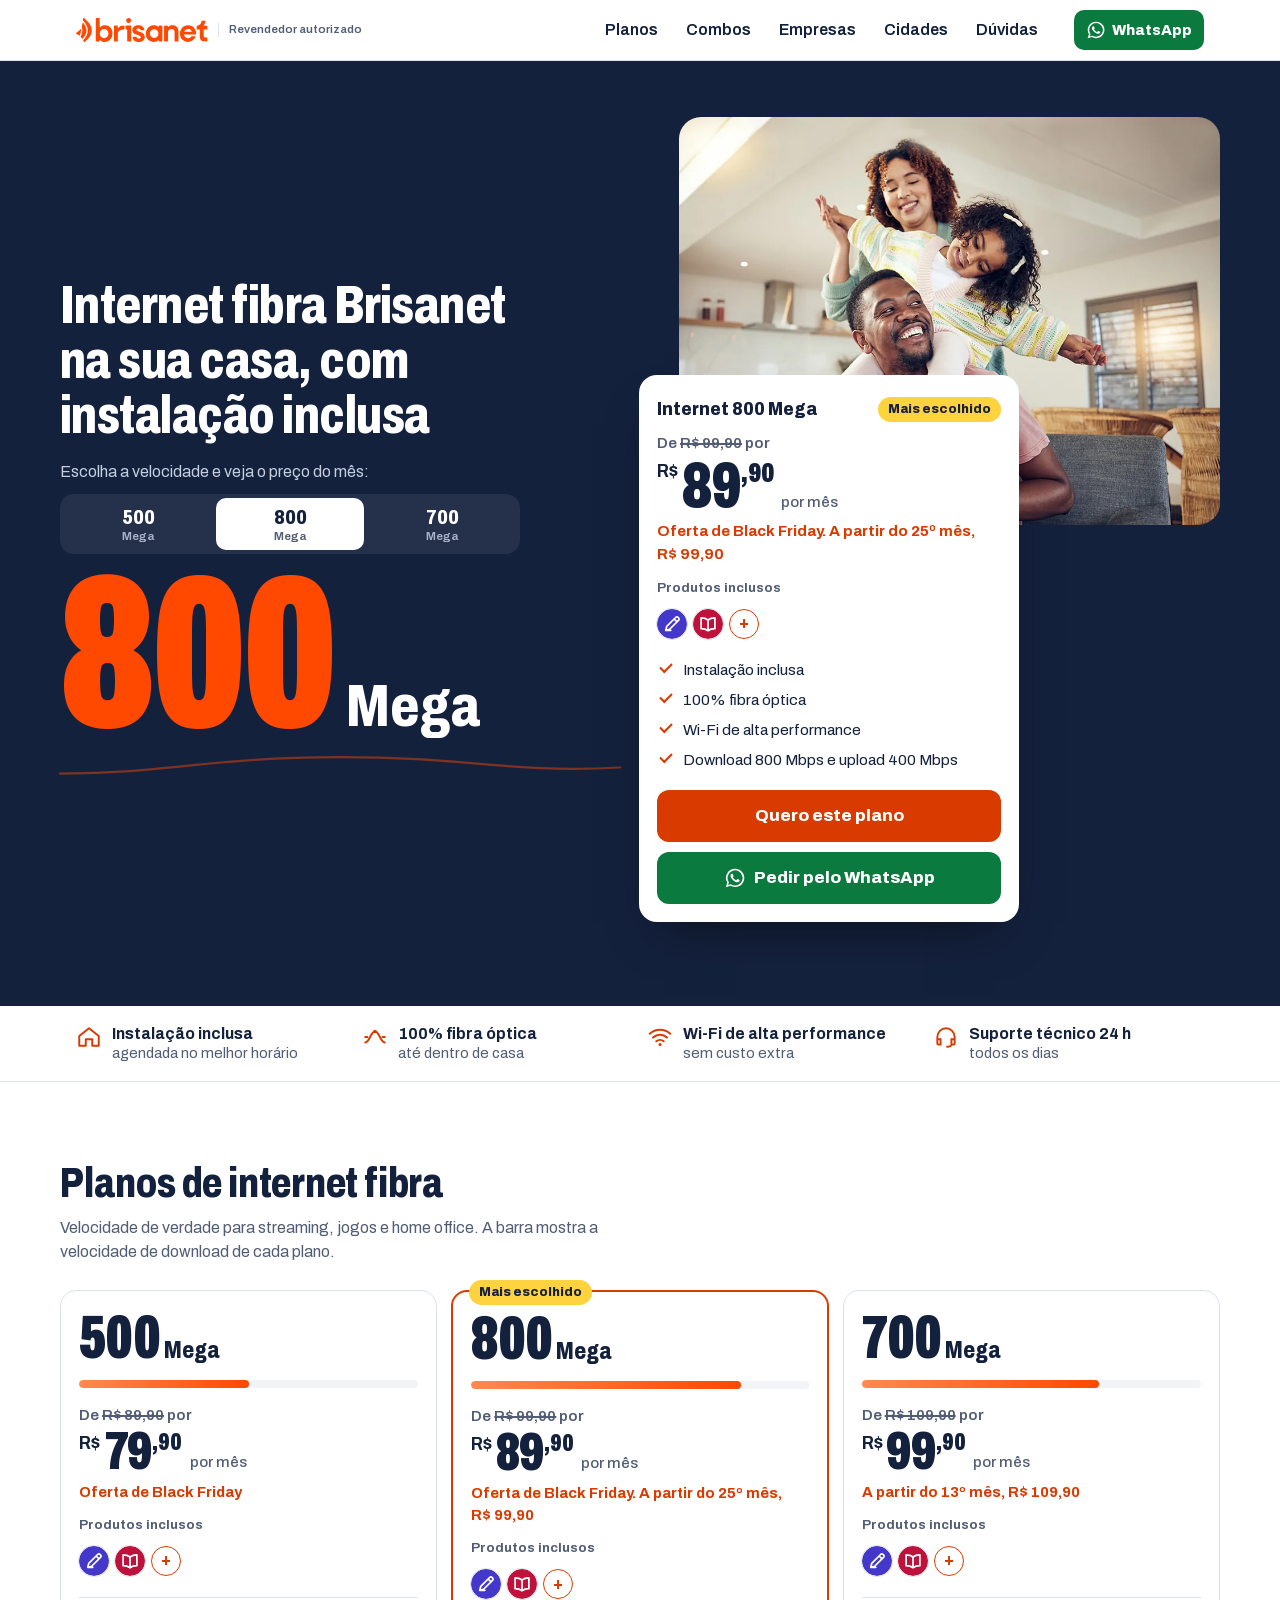
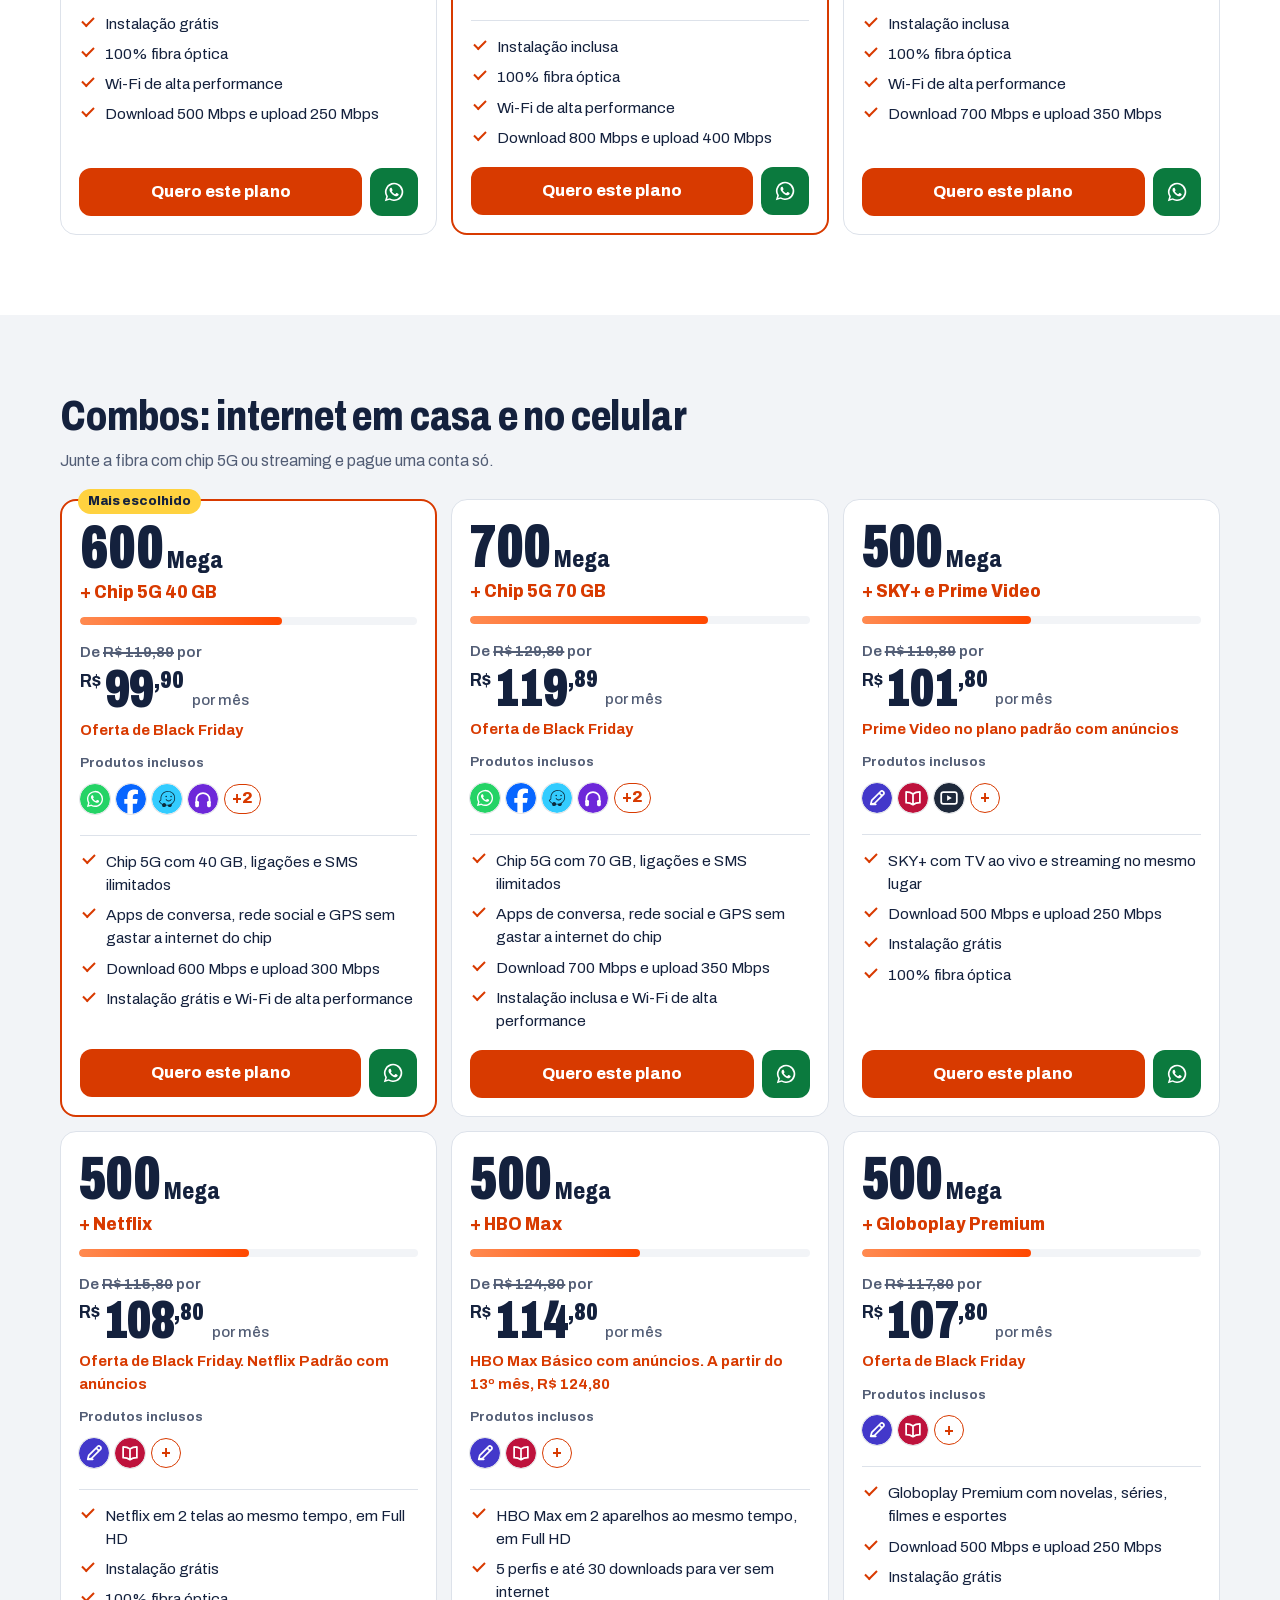
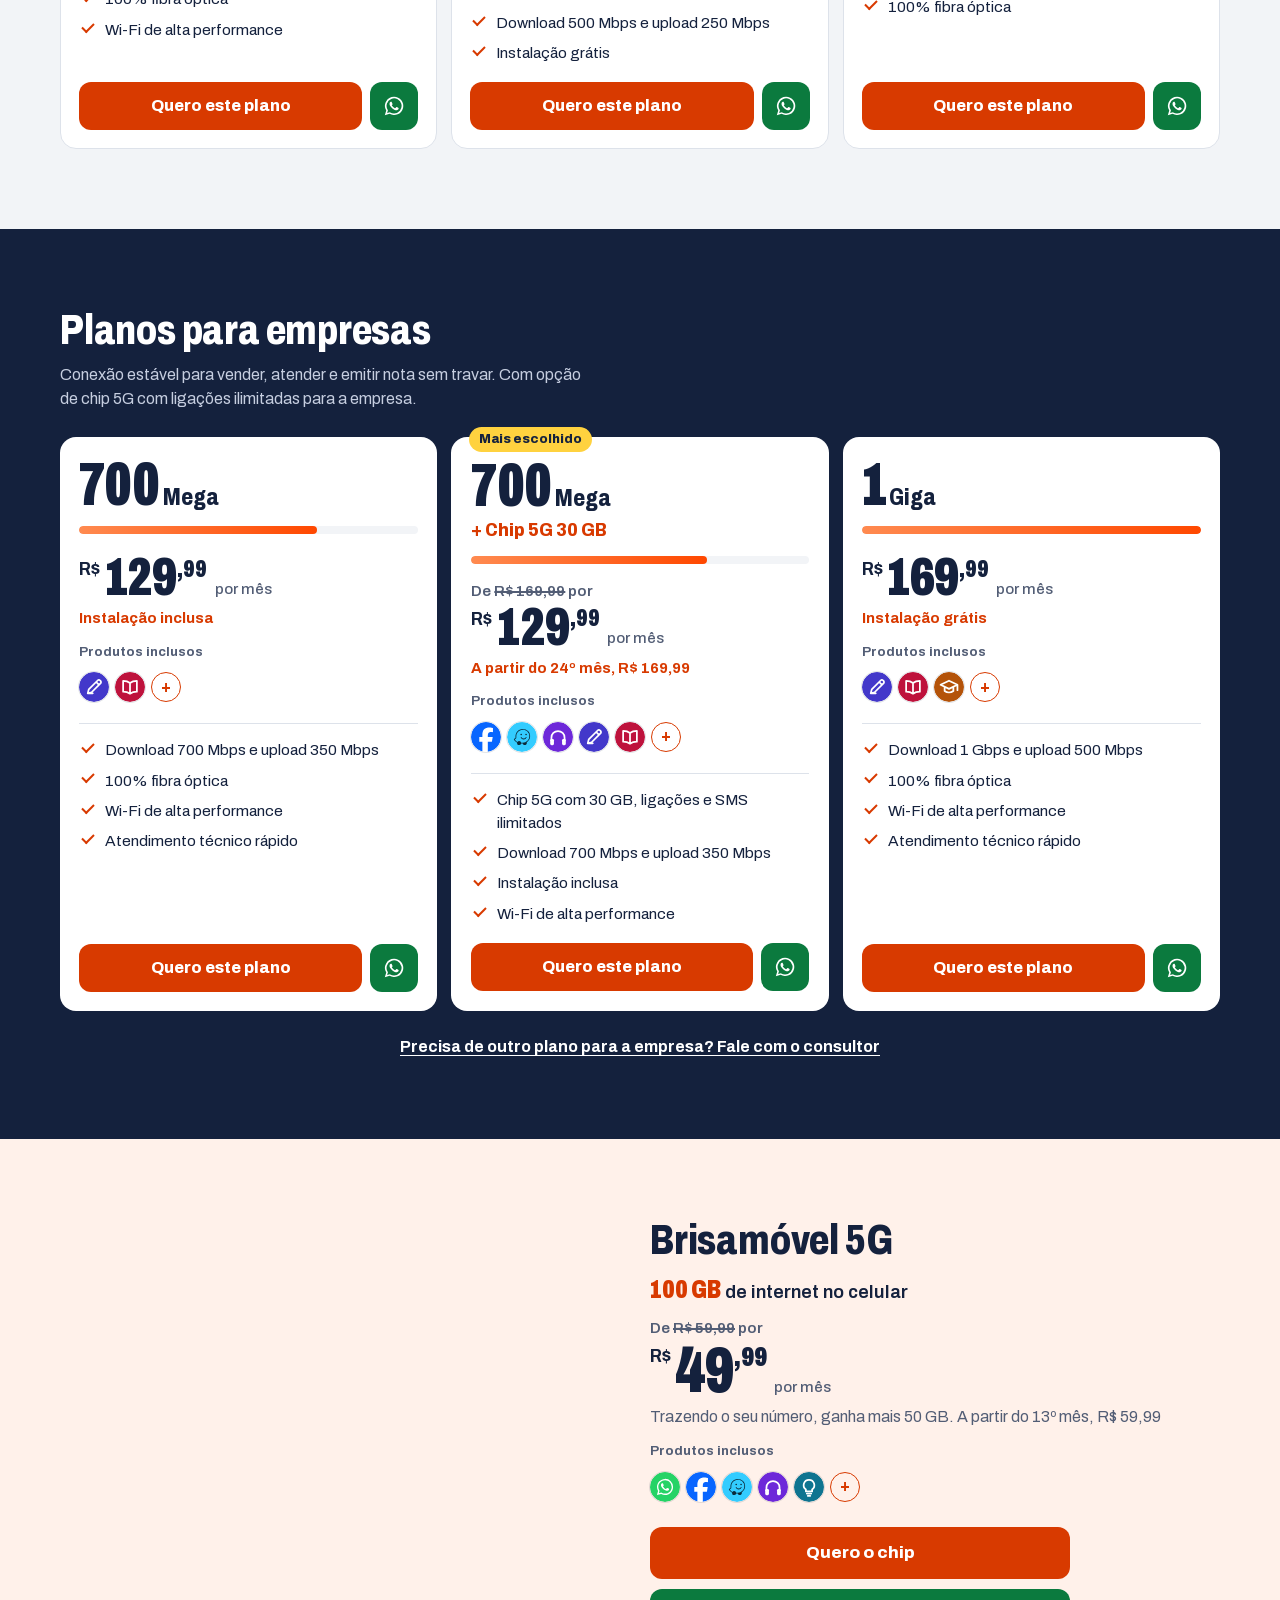
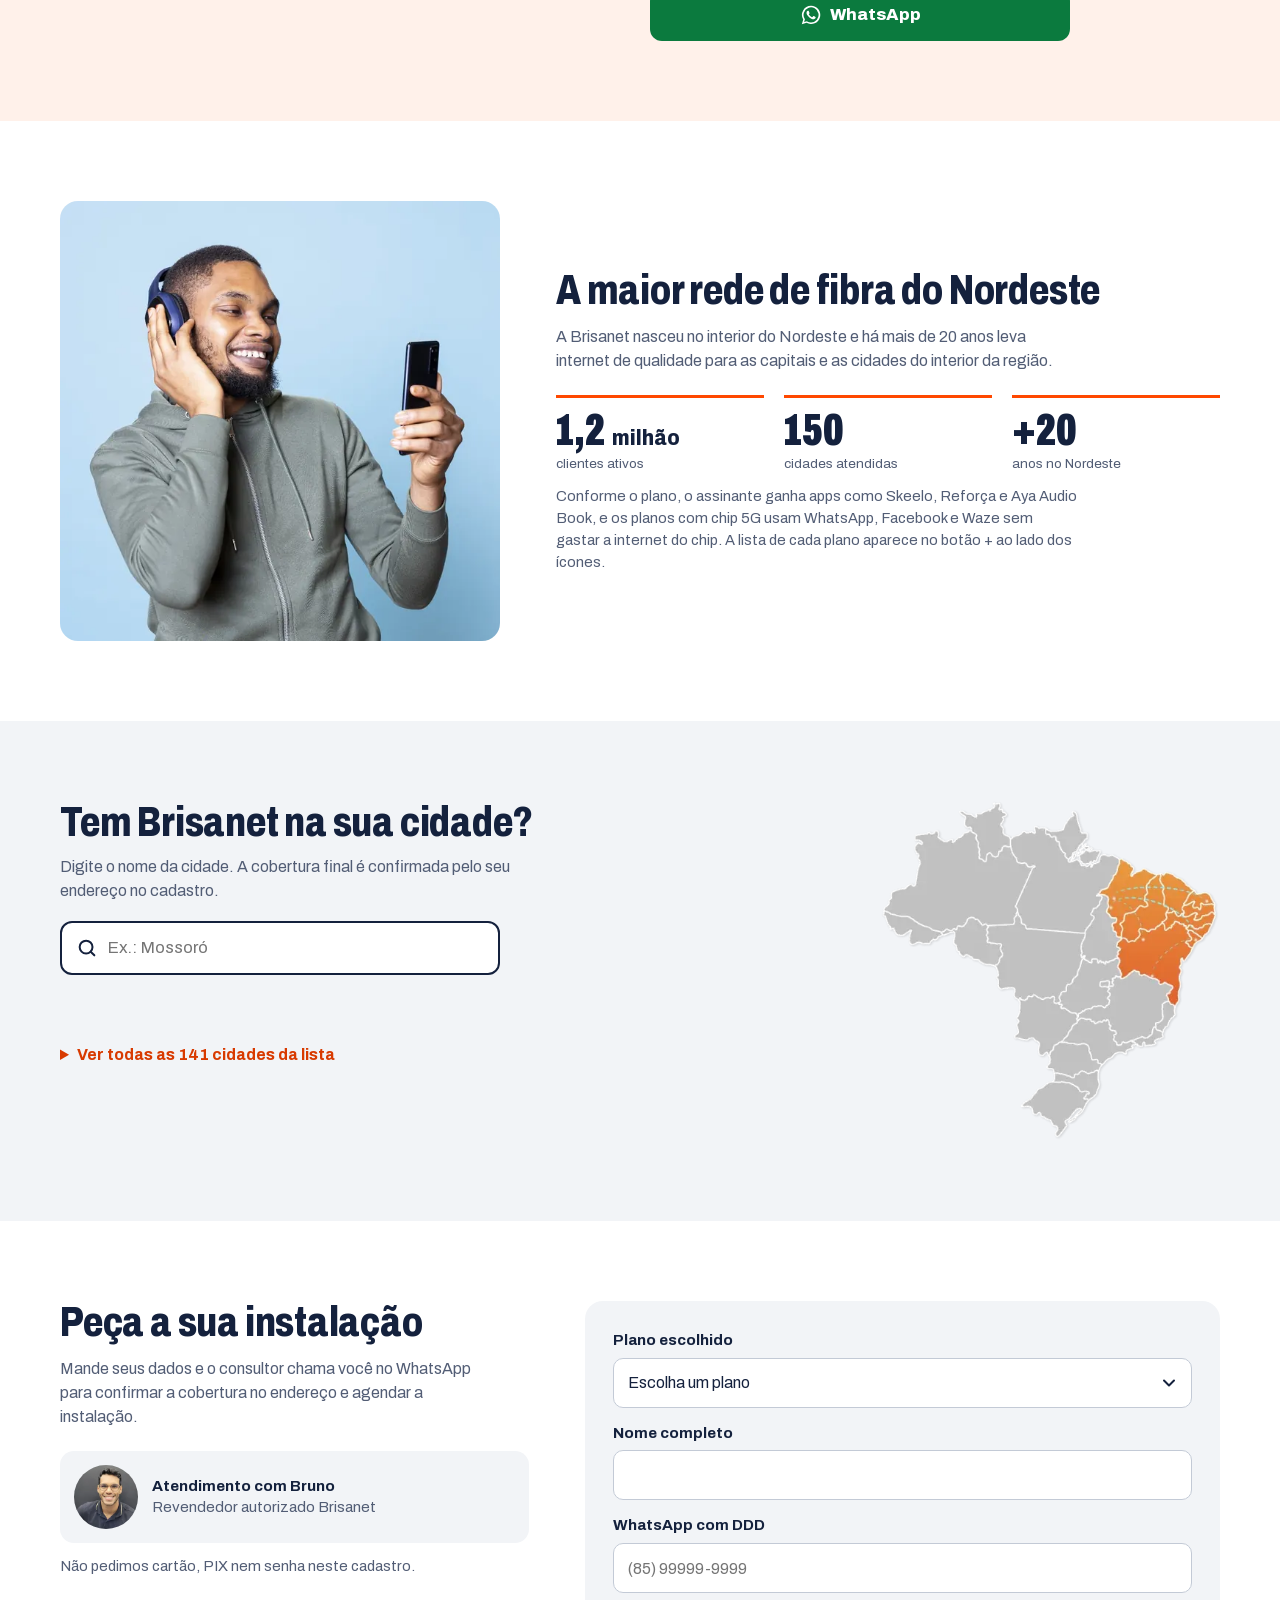
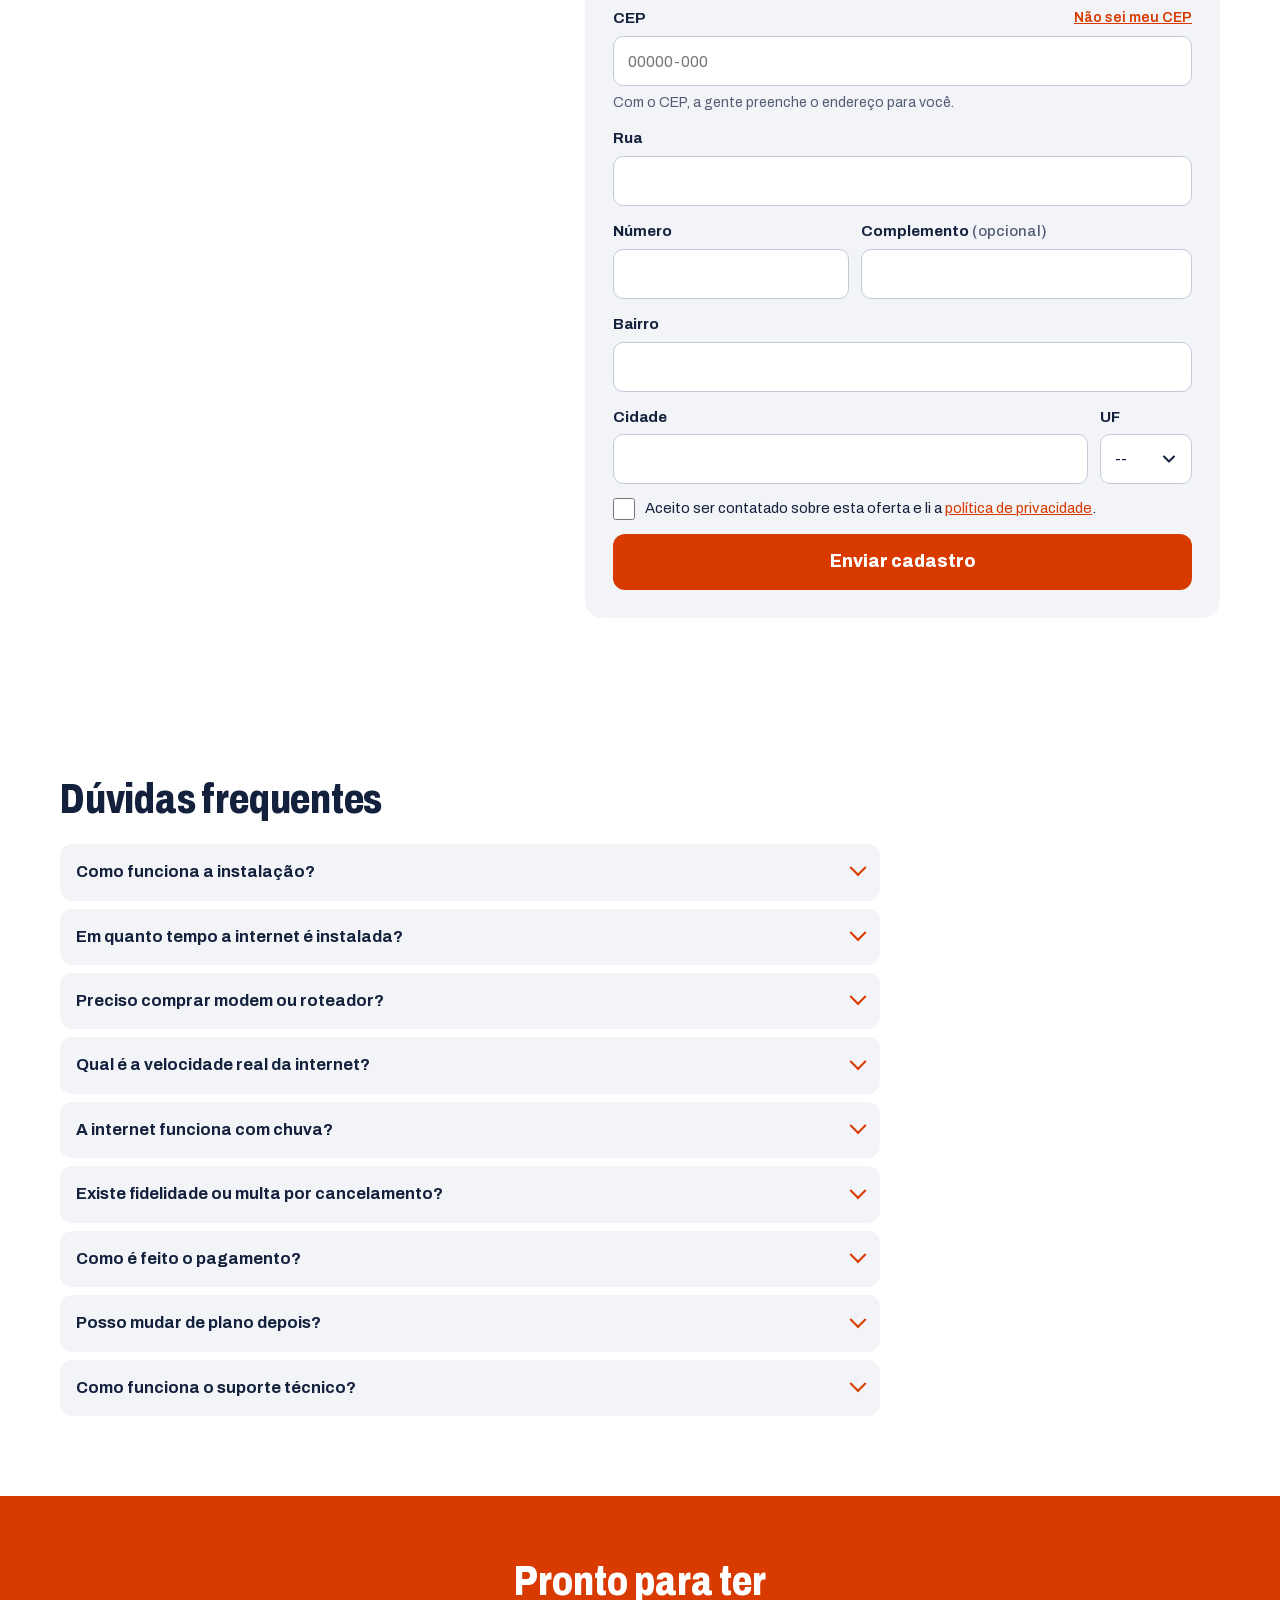
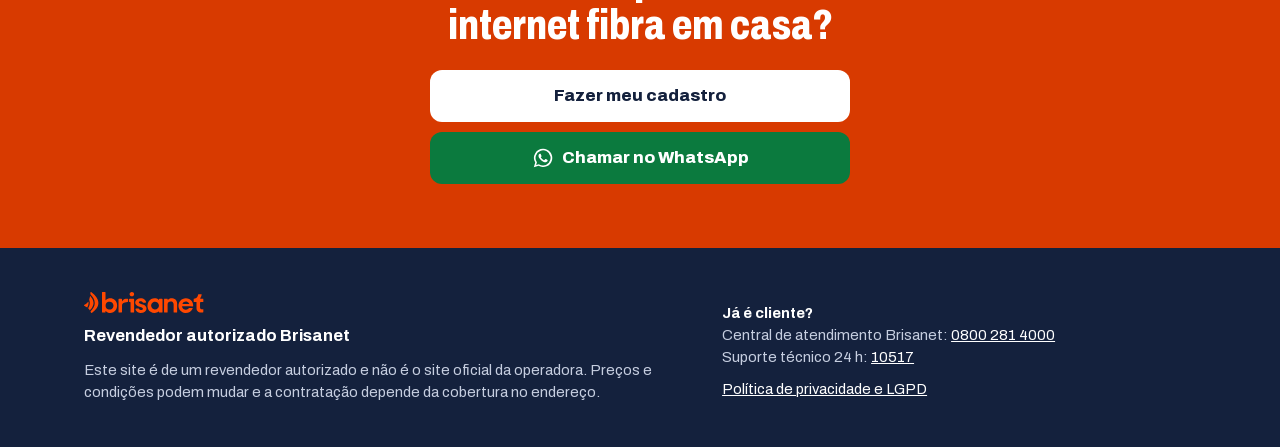
<file: index.html>
<!doctype html>
<html lang="pt-BR" data-ads="AW-11127318292" data-ads-conversao="AW-11127318292/Clj4CPLHtpAbENqet6BB">
<head>
<meta charset="utf-8">
<meta name="viewport" content="width=device-width, initial-scale=1">
<meta name="robots" content="noindex, nofollow">
<title>Ofertas Brisanet | Internet fibra, combos e planos para empresas</title>
<meta name="description" content="Internet 100% fibra óptica da Brisanet com instalação inclusa. Veja os planos residenciais, combos com chip 5G e planos para empresas, e contrate com um revendedor autorizado pelo WhatsApp.">
<link rel="canonical" href="https://www.brisanetoferta.com.br/">
<meta name="theme-color" content="#d83a00">
<meta property="og:type" content="website">
<meta property="og:title" content="Ofertas Brisanet | Internet fibra com instalação inclusa">
<meta property="og:description" content="Planos de internet fibra, combos e planos para empresas. Contrate com um revendedor autorizado.">
<meta property="og:url" content="https://www.brisanetoferta.com.br/">
<meta property="og:image" content="https://www.brisanetoferta.com.br/assets/img/og.jpg">
<meta name="twitter:card" content="summary_large_image">
<link rel="icon" href="favicon.ico">
<link rel="preload" href="assets/fontes/archivo.woff2" as="font" type="font/woff2" crossorigin>
<link rel="preload" href="planos.json" as="fetch" crossorigin>
<link rel="stylesheet" href="assets/estilo.css?v=2">
</head>
<body>
<a class="pular" href="#planos">Pular para os planos</a>
<div class="aviso-previa" id="aviso-precos" hidden><p id="aviso-precos-txt"></p></div>

<header class="topo">
  <div class="topo-in">
    <a class="marca" href="#inicio" aria-label="Ofertas Brisanet, início">
      <img src="assets/img/brisanet.svg" alt="Brisanet" width="132" height="24">
      <span class="selo-revenda">Revendedor autorizado</span>
    </a>
    <nav class="menu" aria-label="Seções">
      <a href="#planos">Planos</a>
      <a href="#combos">Combos</a>
      <a href="#empresas">Empresas</a>
      <a href="#cidades">Cidades</a>
      <a href="#duvidas">Dúvidas</a>
    </nav>
    <a class="topo-wa js-wa" data-msg="Olá! Vim pelo site de ofertas e quero saber dos planos de internet." href="#cadastro">
      <svg aria-hidden="true" viewBox="0 0 24 24"><use href="#i-wa"/></svg><span>WhatsApp</span>
    </a>
  </div>
</header>

<main id="inicio">
  <section class="hero" aria-labelledby="hero-titulo">
    <div class="hero-in">
      <div class="hero-texto">
        <h1 id="hero-titulo">Internet fibra Brisanet na sua casa, com instalação inclusa</h1>
        <p class="hero-sub">Escolha a velocidade e veja o preço do mês:</p>
        <div class="seletor" role="radiogroup" aria-label="Velocidade do plano" id="seletor"></div>
        <div class="velocimetro" aria-live="polite">
          <p class="numero"><span id="hero-num">800</span><span class="unidade" id="hero-uni">Mega</span></p>
          <svg class="fibra" viewBox="0 0 600 40" preserveAspectRatio="none" aria-hidden="true">
            <path class="base" pathLength="100" d="M0 30 C 120 30, 160 8, 300 8 S 480 30, 600 22"/>
            <path class="pulso" pathLength="100" d="M0 30 C 120 30, 160 8, 300 8 S 480 30, 600 22"/>
          </svg>
        </div>
      </div>
      <div class="hero-lado">
        <picture class="hero-foto">
          <source media="(min-width: 960px)" srcset="assets/img/familia-950.webp">
          <img src="[data-uri]" alt="Família brincando na sala de casa" width="950" height="717" fetchpriority="high">
        </picture>
        <div class="oferta" id="oferta">
          <div class="oferta-topo"><p class="oferta-nome" id="oferta-nome">Internet 800 Mega</p><span class="selo" id="oferta-selo" hidden>Mais escolhido</span></div>
          <p class="preco-de" id="oferta-de" hidden></p>
          <p class="preco"><span class="rs">R$</span><span class="int" id="oferta-int">89</span><span class="cent" id="oferta-cent">,90</span><span class="mes">por mês</span></p>
          <p class="oferta-obs" id="oferta-obs"></p>
          <div id="oferta-apps"></div>
          <ul class="oferta-itens" id="oferta-itens"></ul>
          <div class="oferta-acoes">
            <a class="btn btn-principal js-quero" id="oferta-quero" href="#cadastro">Quero este plano</a>
            <a class="btn btn-wa js-wa" id="oferta-wa" href="#cadastro"><svg aria-hidden="true" viewBox="0 0 24 24"><use href="#i-wa"/></svg>Pedir pelo WhatsApp</a>
          </div>
        </div>
      </div>
    </div>
  </section>

  <section class="vantagens" aria-label="O que todo plano tem">
    <ul>
      <li><svg aria-hidden="true" viewBox="0 0 24 24"><use href="#i-casa"/></svg><span><b>Instalação inclusa</b> agendada no melhor horário</span></li>
      <li><svg aria-hidden="true" viewBox="0 0 24 24"><use href="#i-fibra"/></svg><span><b>100% fibra óptica</b> até dentro de casa</span></li>
      <li><svg aria-hidden="true" viewBox="0 0 24 24"><use href="#i-wifi"/></svg><span><b>Wi-Fi de alta performance</b> sem custo extra</span></li>
      <li><svg aria-hidden="true" viewBox="0 0 24 24"><use href="#i-suporte"/></svg><span><b>Suporte técnico 24 h</b> todos os dias</span></li>
    </ul>
  </section>

  <section class="secao" id="planos" aria-labelledby="planos-titulo">
    <div class="cabeca">
      <h2 id="planos-titulo">Planos de internet fibra</h2>
      <p>Velocidade de verdade para streaming, jogos e home office. A barra mostra a velocidade de download de cada plano.</p>
    </div>
    <div class="grade-planos" data-categoria="residencial"></div>
  </section>

  <section class="secao secao-nevoa" id="combos" aria-labelledby="combos-titulo">
    <div class="cabeca">
      <h2 id="combos-titulo">Combos: internet em casa e no celular</h2>
      <p>Junte a fibra com chip 5G ou streaming e pague uma conta só.</p>
    </div>
    <div class="grade-planos" data-categoria="combos"></div>
  </section>

  <section class="secao secao-tinta" id="empresas" aria-labelledby="empresas-titulo">
    <div class="cabeca">
      <h2 id="empresas-titulo">Planos para empresas</h2>
      <p>Conexão estável para vender, atender e emitir nota sem travar. Com opção de chip 5G com ligações ilimitadas para a empresa.</p>
    </div>
    <div class="grade-planos" data-categoria="empresarial"></div>
    <p class="nota-centro"><a class="link-claro js-wa" data-msg="Olá! Tenho uma empresa e quero falar sobre outro plano empresarial." href="#cadastro">Precisa de outro plano para a empresa? Fale com o consultor</a></p>
  </section>

  <section class="secao chip" id="chip" aria-labelledby="chip-titulo" hidden>
    <div class="chip-in">
      <picture>
        <source media="(min-width: 720px)" srcset="assets/img/chip-640.webp">
        <img src="assets/img/chip-420.webp" alt="Mulher sorrindo com o celular na mão" width="640" height="607" loading="lazy" decoding="async">
      </picture>
      <div class="chip-texto">
        <h2 id="chip-titulo">Brisamóvel 5G</h2>
        <p class="chip-gb"><span id="chip-gb">100 GB</span> de internet no celular</p>
        <p class="preco-de" id="chip-de" hidden></p>
        <p class="preco preco-escuro"><span class="rs">R$</span><span class="int" id="chip-int">49</span><span class="cent" id="chip-cent">,99</span><span class="mes">por mês</span></p>
        <p id="chip-obs" class="chip-obs"></p>
        <div id="chip-apps"></div>
        <div class="oferta-acoes">
          <a class="btn btn-principal js-quero" id="chip-quero" href="#cadastro">Quero o chip</a>
          <a class="btn btn-wa js-wa" id="chip-wa" href="#cadastro"><svg aria-hidden="true" viewBox="0 0 24 24"><use href="#i-wa"/></svg>WhatsApp</a>
        </div>
      </div>
    </div>
  </section>

  <section class="secao porque" aria-labelledby="porque-titulo">
    <div class="porque-in">
      <img class="porque-foto" src="assets/img/homem-600.webp" srcset="assets/img/homem-600.webp 600w, assets/img/homem-900.webp 900w" sizes="(min-width: 960px) 440px, 100vw" alt="Rapaz de fone de ouvido sorrindo para o celular" width="900" height="900" loading="lazy" decoding="async">
      <div>
        <h2 id="porque-titulo">A maior rede de fibra do Nordeste</h2>
        <p>A Brisanet nasceu no interior do Nordeste e há mais de 20 anos leva internet de qualidade para as capitais e as cidades do interior da região.</p>
        <dl class="numeros">
          <div><dt>clientes ativos</dt><dd>1,2 <span class="u">milhão</span></dd></div>
          <div><dt>cidades atendidas</dt><dd>150</dd></div>
          <div><dt>anos no Nordeste</dt><dd>+20</dd></div>
        </dl>
        <p class="nota">Conforme o plano, o assinante ganha apps como Skeelo, Reforça e Aya Audio Book, e os planos com chip 5G usam WhatsApp, Facebook e Waze sem gastar a internet do chip. A lista de cada plano aparece no botão + ao lado dos ícones.</p>
      </div>
    </div>
  </section>

  <section class="secao secao-nevoa" id="cidades" aria-labelledby="cidades-titulo">
    <div class="cidades-in">
      <div>
        <h2 id="cidades-titulo">Tem Brisanet na sua cidade?</h2>
        <p>Digite o nome da cidade. A cobertura final é confirmada pelo seu endereço no cadastro.</p>
        <label class="vh" for="busca-cidade">Nome da cidade</label>
        <input id="busca-cidade" class="campo-busca" type="search" placeholder="Ex.: Mossoró" autocomplete="address-level2">
        <p class="resultado-cidade" id="resultado-cidade" aria-live="polite"></p>
        <ul class="lista-cidades" id="lista-cidades"></ul>
        <details class="todas-cidades"><summary>Ver todas as cidades da lista</summary><div id="todas-cidades"></div></details>
      </div>
      <img class="mapa" src="assets/img/nordeste-460.webp" alt="Mapa do Brasil com a região Nordeste destacada em laranja" width="460" height="460" loading="lazy" decoding="async">
    </div>
  </section>

  <section class="secao cadastro" id="cadastro" aria-labelledby="cadastro-titulo">
    <div class="cadastro-in">
      <div class="cadastro-intro">
        <h2 id="cadastro-titulo">Peça a sua instalação</h2>
        <p>Mande seus dados e o consultor chama você no WhatsApp para confirmar a cobertura no endereço e agendar a instalação.</p>
        <div class="consultor">
          <img src="assets/img/consultor-200.webp" srcset="assets/img/consultor-200.webp 1x, assets/img/consultor-400.webp 2x" alt="" width="72" height="72" loading="lazy" decoding="async">
          <p><b>Atendimento com <span class="js-consultor">o consultor</span></b><br>Revendedor autorizado <span class="js-operadora">Brisanet</span></p>
        </div>
        <p class="aviso-seguro">Não pedimos cartão, PIX nem senha neste cadastro.</p>
      </div>

      <form class="form" id="form-cadastro" novalidate>
        <div class="campo">
          <label for="f-plano">Plano escolhido</label>
          <select id="f-plano" name="plano" required></select>
        </div>
        <div class="campo">
          <label for="f-nome">Nome completo</label>
          <input id="f-nome" name="nome" autocomplete="name" required maxlength="100">
        </div>
        <div class="campo">
          <label for="f-tel">WhatsApp com DDD</label>
          <input id="f-tel" name="telefone" type="tel" inputmode="tel" autocomplete="tel-national" placeholder="(85) 99999-9999" required maxlength="16">
        </div>
        <div class="campo campo-cep">
          <label for="f-cep">CEP</label>
          <input id="f-cep" name="cep" inputmode="numeric" autocomplete="postal-code" placeholder="00000-000" maxlength="9">
          <a class="nao-sei" href="https://buscacepinter.correios.com.br/app/localidade_logradouro/index.php" target="_blank" rel="noopener">Não sei meu CEP</a>
          <p class="dica" id="cep-dica" aria-live="polite">Com o CEP, a gente preenche o endereço para você.</p>
        </div>
        <div class="campo">
          <label for="f-rua">Rua</label>
          <input id="f-rua" name="rua" autocomplete="address-line1" required maxlength="120">
        </div>
        <div class="linha-2">
          <div class="campo">
            <label for="f-num">Número</label>
            <input id="f-num" name="numero" inputmode="numeric" required maxlength="20">
          </div>
          <div class="campo">
            <label for="f-comp">Complemento <span class="opc">(opcional)</span></label>
            <input id="f-comp" name="complemento" autocomplete="address-line2" maxlength="80">
          </div>
        </div>
        <div class="campo">
          <label for="f-bairro">Bairro</label>
          <input id="f-bairro" name="bairro" autocomplete="address-level3" maxlength="80">
        </div>
        <div class="linha-2 linha-cidade">
          <div class="campo">
            <label for="f-cidade">Cidade</label>
            <input id="f-cidade" name="cidade" autocomplete="address-level2" required maxlength="80">
          </div>
          <div class="campo">
            <label for="f-uf">UF</label>
            <select id="f-uf" name="uf" autocomplete="address-level1">
              <option value="">--</option><option>AL</option><option>BA</option><option>CE</option><option>MA</option><option>PB</option><option>PE</option><option>PI</option><option>RN</option><option>SE</option><option>Outro</option>
            </select>
          </div>
        </div>
        <div class="isca" aria-hidden="true">
          <label for="f-site">Deixe este campo vazio</label>
          <input id="f-site" name="site_empresa" tabindex="-1" autocomplete="off">
        </div>
        <label class="aceite"><input type="checkbox" name="aceite" value="1" required> <span>Aceito ser contatado sobre esta oferta e li a <a href="privacidade.html">política de privacidade</a>.</span></label>
        <p class="erro-form" id="erro-form" role="alert"></p>
        <button class="btn btn-principal btn-enviar" type="submit">Enviar cadastro</button>
      </form>

      <div class="sucesso" id="sucesso" hidden tabindex="-1">
        <svg aria-hidden="true" viewBox="0 0 24 24"><use href="#i-ok"/></svg>
        <h3>Cadastro recebido</h3>
        <p id="sucesso-texto">O consultor vai chamar você no WhatsApp para confirmar a cobertura e agendar a instalação.</p>
        <p class="demo" id="sucesso-demo" hidden>Prévia de demonstração: nesta versão de teste o cadastro não é gravado.</p>
        <a class="btn btn-wa js-wa" id="sucesso-wa" href="#cadastro"><svg aria-hidden="true" viewBox="0 0 24 24"><use href="#i-wa"/></svg>Adiantar pelo WhatsApp</a>
      </div>
    </div>
  </section>

  <section class="secao duvidas" id="duvidas" aria-labelledby="duvidas-titulo">
    <h2 id="duvidas-titulo">Dúvidas frequentes</h2>
    <div class="lista-duvidas">
      <details><summary>Como funciona a instalação?</summary><p>A instalação é inclusa e feita por técnicos especializados. O horário é agendado com você, e a equipe deixa tudo funcionando, incluindo o Wi-Fi.</p></details>
      <details><summary>Em quanto tempo a internet é instalada?</summary><p>Depois da contratação, a instalação costuma ser agendada em até 48 horas. O serviço em si leva de 1 a 4 horas, conforme o local.</p></details>
      <details><summary>Preciso comprar modem ou roteador?</summary><p>Não. O equipamento necessário é fornecido, incluindo o modem com Wi-Fi.</p></details>
      <details><summary>Qual é a velocidade real da internet?</summary><p>Como em qualquer rede, podem acontecer pequenas oscilações, mas a fibra é estável no dia a dia. Se houver instabilidade, a equipe técnica resolve com agilidade.</p></details>
      <details><summary>A internet funciona com chuva?</summary><p>Sim. A fibra óptica não é afetada por chuva, diferente de outras tecnologias.</p></details>
      <details><summary>Existe fidelidade ou multa por cancelamento?</summary><p>Sim, os planos têm fidelidade contratual. Se cancelar antes do prazo, é cobrada a multa prevista em contrato. O consultor explica as condições do seu plano antes de fechar.</p></details>
      <details><summary>Como é feito o pagamento?</summary><p>Cartão de crédito, débito automático, boleto ou PIX, direto com a operadora. O vencimento é escolhido na contratação.</p></details>
      <details><summary>Posso mudar de plano depois?</summary><p>Pode. Dá para aumentar ou diminuir a velocidade quando quiser, falando com o atendimento.</p></details>
      <details><summary>Como funciona o suporte técnico?</summary><p>O suporte da Brisanet funciona 24 horas, 7 dias por semana, pelo telefone 10517, pelo WhatsApp ou pelo chat.</p></details>
    </div>
  </section>

  <section class="final" aria-labelledby="final-titulo">
    <h2 id="final-titulo">Pronto para ter internet fibra em casa?</h2>
    <div class="oferta-acoes">
      <a class="btn btn-claro" href="#cadastro">Fazer meu cadastro</a>
      <a class="btn btn-wa js-wa" data-msg="Olá! Vim pelo site de ofertas e quero contratar internet fibra." href="#cadastro"><svg aria-hidden="true" viewBox="0 0 24 24"><use href="#i-wa"/></svg>Chamar no WhatsApp</a>
    </div>
  </section>
</main>

<footer class="rodape">
  <div class="rodape-in">
    <div>
      <img src="assets/img/brisanet.svg" alt="Brisanet" width="132" height="24" class="rodape-logo">
      <p class="revenda"><b>Revendedor autorizado <span class="js-operadora">Brisanet</span></b></p>
      <p>Este site é de um revendedor autorizado e não é o site oficial da operadora. Preços e condições podem mudar e a contratação depende da cobertura no endereço.</p>
    </div>
    <div>
      <p><b>Já é cliente?</b><br>Central de atendimento Brisanet: <a href="tel:08002814000">0800 281 4000</a><br>Suporte técnico 24 h: <a href="tel:10517">10517</a></p>
      <p><a href="privacidade.html">Política de privacidade e LGPD</a></p>
    </div>
  </div>
</footer>

<div class="barra-fixa" id="barra-fixa" aria-hidden="true">
  <a class="btn btn-principal" href="#cadastro" tabindex="-1">Quero contratar</a>
  <a class="btn btn-wa js-wa" data-msg="Olá! Vim pelo site de ofertas e quero contratar internet fibra." href="#cadastro" tabindex="-1" aria-label="WhatsApp"><svg aria-hidden="true" viewBox="0 0 24 24"><use href="#i-wa"/></svg>WhatsApp</a>
</div>

<dialog class="modal" id="modal-apps" aria-labelledby="modal-apps-tit">
  <div class="modal-caixa">
    <div class="modal-topo">
      <div>
        <h2 id="modal-apps-tit">Produtos inclusos</h2>
        <p class="modal-plano" id="modal-apps-plano"></p>
      </div>
      <button type="button" class="modal-fechar" aria-label="Fechar"><svg aria-hidden="true" viewBox="0 0 24 24"><path fill="none" stroke="currentColor" stroke-width="2.4" stroke-linecap="round" d="M6 6l12 12M18 6 6 18"/></svg></button>
    </div>
    <div class="modal-corpo"><ul class="modal-lista" id="modal-apps-lista"></ul></div>
  </div>
</dialog>

<svg width="0" height="0" style="position:absolute" aria-hidden="true">
  <symbol id="i-wa" viewBox="0 0 24 24"><path fill="currentColor" d="M12.04 2a9.9 9.9 0 0 0-8.5 14.98L2 22l5.16-1.5A9.93 9.93 0 1 0 12.04 2Zm0 18.1a8.17 8.17 0 0 1-4.17-1.14l-.3-.18-3.06.89.9-2.98-.2-.31a8.2 8.2 0 1 1 6.83 3.72Zm4.5-6.13c-.25-.12-1.46-.72-1.68-.8-.23-.08-.39-.12-.55.12-.17.25-.64.8-.78.97-.15.16-.29.18-.54.06a6.7 6.7 0 0 1-3.32-2.9c-.25-.43.25-.4.72-1.33.08-.17.04-.31-.02-.43-.06-.12-.55-1.33-.76-1.82-.2-.48-.4-.41-.55-.42h-.47a.9.9 0 0 0-.65.3 2.74 2.74 0 0 0-.85 2.03 4.76 4.76 0 0 0 1 2.53 10.9 10.9 0 0 0 4.17 3.68c1.55.67 2.16.73 2.94.61.47-.07 1.46-.6 1.66-1.17.2-.58.2-1.07.15-1.17-.06-.1-.22-.17-.47-.29Z"/></symbol>
  <symbol id="i-casa" viewBox="0 0 24 24"><path fill="none" stroke="currentColor" stroke-width="1.8" stroke-linejoin="round" d="M3 11 12 4l9 7v9h-6v-6H9v6H3z"/></symbol>
  <symbol id="i-fibra" viewBox="0 0 24 24"><path fill="none" stroke="currentColor" stroke-width="1.8" stroke-linecap="round" d="M3 17c4 0 5-10 9-10s5 10 9 10M3 12h2m14 0h2"/><circle cx="12" cy="7" r="1.6" fill="currentColor"/></symbol>
  <symbol id="i-wifi" viewBox="0 0 24 24"><path fill="none" stroke="currentColor" stroke-width="1.8" stroke-linecap="round" d="M2.5 9a14 14 0 0 1 19 0M5.5 12.5a9.5 9.5 0 0 1 13 0M8.6 16a5 5 0 0 1 6.8 0"/><circle cx="12" cy="19" r="1.4" fill="currentColor"/></symbol>
  <symbol id="i-suporte" viewBox="0 0 24 24"><path fill="none" stroke="currentColor" stroke-width="1.8" stroke-linecap="round" d="M4 14v-2a8 8 0 0 1 16 0v2M4 14h3v5H5a1 1 0 0 1-1-1zm16 0h-3v5h2a1 1 0 0 0 1-1zM17 19c0 1.5-2 2-4 2"/></symbol>
  <symbol id="i-ok" viewBox="0 0 24 24"><circle cx="12" cy="12" r="10" fill="currentColor"/><path fill="none" stroke="#fff" stroke-width="2.2" stroke-linecap="round" stroke-linejoin="round" d="m7.5 12.5 3 3 6-6.5"/></symbol>
</svg>
<noscript><p class="sem-js">Ative o JavaScript para ver os preços, ou chame no WhatsApp pelo número do anúncio.</p></noscript>
<script src="assets/app.js?v=2" defer></script>
</body>
</html>
</file>
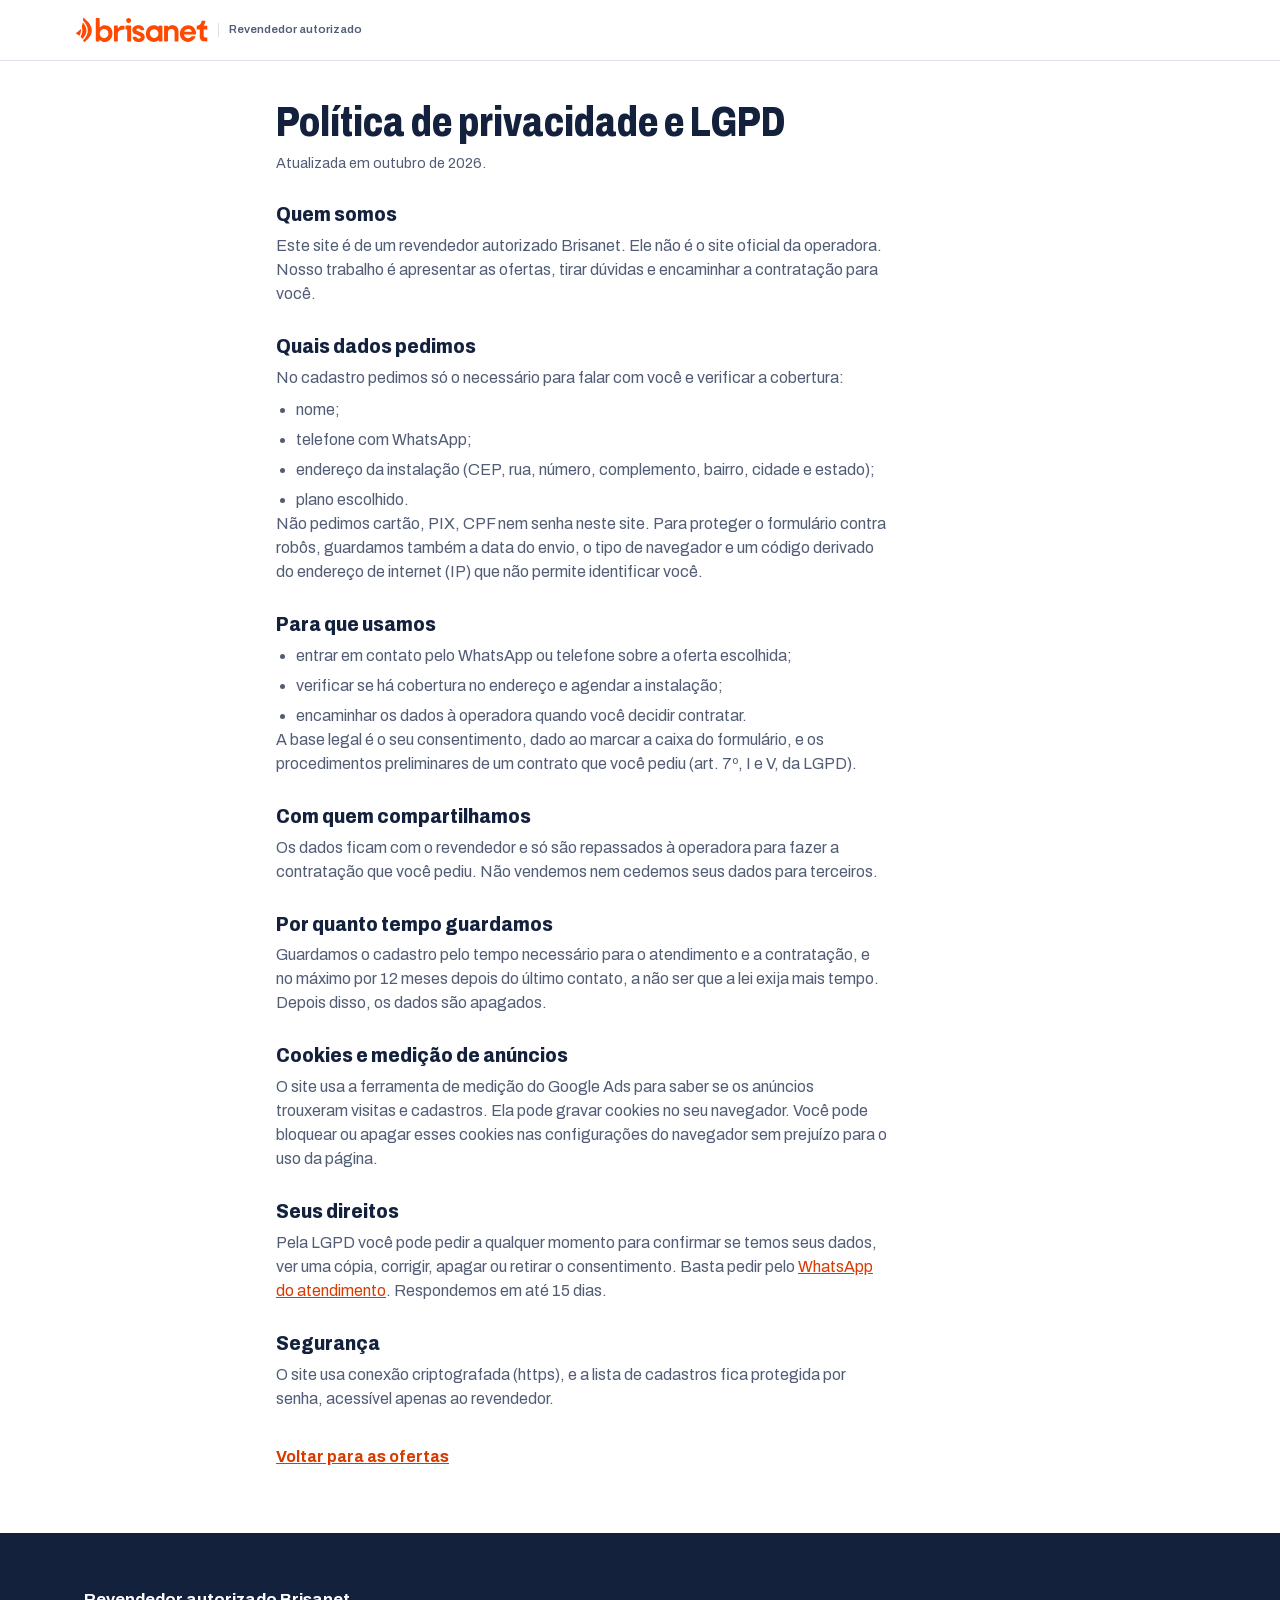
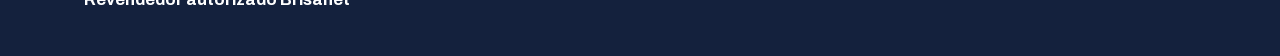
<file: privacidade.html>
<!doctype html>
<html lang="pt-BR">
<head>
<meta charset="utf-8">
<meta name="viewport" content="width=device-width, initial-scale=1">
<title>Política de privacidade e LGPD | Ofertas Brisanet</title>
<meta name="description" content="Como os dados do cadastro do site de ofertas Brisanet são usados e protegidos, conforme a LGPD.">
<meta name="robots" content="noindex, follow">
<link rel="icon" href="favicon.ico">
<link rel="stylesheet" href="assets/estilo.css?v=1">
<style>
  body{padding-bottom:0}
  .texto{max-width:760px;margin:0 auto;padding:40px 16px 64px}
  .texto h1{font-size:clamp(1.9rem,1.4rem + 2vw,2.6rem);font-weight:800;font-stretch:78%;margin-bottom:8px}
  .texto h2{font-size:1.3rem;font-weight:800;font-stretch:85%;margin:30px 0 8px}
  .texto p,.texto li{color:var(--suave);max-width:68ch}
  .texto p+p{margin-top:10px}
  .texto ul{padding-left:20px;margin:8px 0 0}
  .texto li+li{margin-top:6px}
  .data{font-size:.9rem}
  .voltar{display:inline-block;margin-top:34px;font-weight:700}
</style>
</head>
<body>
<header class="topo">
  <div class="topo-in">
    <a class="marca" href="./" aria-label="Voltar para as ofertas">
      <img src="assets/img/brisanet.svg" alt="Brisanet" width="132" height="24">
      <span class="selo-revenda">Revendedor autorizado</span>
    </a>
  </div>
</header>
<main class="texto">
  <h1>Política de privacidade e LGPD</h1>
  <p class="data">Atualizada em outubro de 2026.</p>

  <h2>Quem somos</h2>
  <p>Este site é de um revendedor autorizado <span class="js-operadora">Brisanet</span>. Ele não é o site oficial da operadora. Nosso trabalho é apresentar as ofertas, tirar dúvidas e encaminhar a contratação para você.</p>

  <h2>Quais dados pedimos</h2>
  <p>No cadastro pedimos só o necessário para falar com você e verificar a cobertura:</p>
  <ul>
    <li>nome;</li>
    <li>telefone com WhatsApp;</li>
    <li>endereço da instalação (CEP, rua, número, complemento, bairro, cidade e estado);</li>
    <li>plano escolhido.</li>
  </ul>
  <p>Não pedimos cartão, PIX, CPF nem senha neste site. Para proteger o formulário contra robôs, guardamos também a data do envio, o tipo de navegador e um código derivado do endereço de internet (IP) que não permite identificar você.</p>

  <h2>Para que usamos</h2>
  <ul>
    <li>entrar em contato pelo WhatsApp ou telefone sobre a oferta escolhida;</li>
    <li>verificar se há cobertura no endereço e agendar a instalação;</li>
    <li>encaminhar os dados à operadora quando você decidir contratar.</li>
  </ul>
  <p>A base legal é o seu consentimento, dado ao marcar a caixa do formulário, e os procedimentos preliminares de um contrato que você pediu (art. 7º, I e V, da LGPD).</p>

  <h2>Com quem compartilhamos</h2>
  <p>Os dados ficam com o revendedor e só são repassados à operadora para fazer a contratação que você pediu. Não vendemos nem cedemos seus dados para terceiros.</p>

  <h2>Por quanto tempo guardamos</h2>
  <p>Guardamos o cadastro pelo tempo necessário para o atendimento e a contratação, e no máximo por 12 meses depois do último contato, a não ser que a lei exija mais tempo. Depois disso, os dados são apagados.</p>

  <h2>Cookies e medição de anúncios</h2>
  <p>O site usa a ferramenta de medição do Google Ads para saber se os anúncios trouxeram visitas e cadastros. Ela pode gravar cookies no seu navegador. Você pode bloquear ou apagar esses cookies nas configurações do navegador sem prejuízo para o uso da página.</p>

  <h2>Seus direitos</h2>
  <p>Pela LGPD você pode pedir a qualquer momento para confirmar se temos seus dados, ver uma cópia, corrigir, apagar ou retirar o consentimento. Basta pedir pelo <a class="js-wa" data-msg="Olá! Quero fazer um pedido sobre os meus dados (LGPD)." href="./#cadastro">WhatsApp do atendimento</a>. Respondemos em até 15 dias.</p>

  <h2>Segurança</h2>
  <p>O site usa conexão criptografada (https), e a lista de cadastros fica protegida por senha, acessível apenas ao revendedor.</p>

  <a class="voltar" href="./">Voltar para as ofertas</a>
</main>
<footer class="rodape">
  <div class="rodape-in">
    <p class="revenda"><b>Revendedor autorizado <span class="js-operadora">Brisanet</span></b></p>
  </div>
</footer>
<script>
(() => {
  const DEMO = /\.github\.io$/.test(location.hostname) || location.protocol === 'file:';
  fetch('planos.json', { cache: 'no-cache' }).then((r) => r.json()).then((d) => {
    const s = d.site || {};
    if (s.operadora) document.querySelectorAll('.js-operadora').forEach((el) => { el.textContent = s.operadora; });
    const n = DEMO ? '' : String(s.whatsapp || '').replace(/\D/g, '');
    document.querySelectorAll('.js-wa').forEach((a) => {
      const t = encodeURIComponent(a.dataset.msg || '');
      a.href = n ? `https://wa.me/${n}?text=${t}` : `https://wa.me/?text=${t}`;
      a.target = '_blank'; a.rel = 'noopener';
    });
  }).catch(() => {});
})();
</script>
</body>
</html>
</file>
<file: assets/estilo.css>
@font-face{font-family:Archivo;font-style:normal;font-weight:100 900;font-stretch:62% 125%;font-display:swap;src:url(fontes/archivo.woff2) format("woff2")}

:root{
  --laranja:#ff4800;          /* cor da marca: numerais grandes e linha de fibra */
  --laranja-botao:#d83a00;    /* botões com texto branco (contraste AA) */
  --laranja-escuro:#b02f00;
  --laranja-claro:#fff1ea;
  --tinta:#14213d;
  --tinta-2:#1f2f55;
  --suave:#525d75;
  --linha:#dde2ea;
  --nevoa:#f2f4f7;
  --amarelo:#ffd23f;
  --verde:#0b7a3e;
  --verde-escuro:#08602f;
  --erro:#b42318;
  --largura:1160px;
}

*,*::before,*::after{box-sizing:border-box}
html{scroll-behavior:smooth;scroll-padding-top:72px;-webkit-text-size-adjust:100%}
@media (prefers-reduced-motion:reduce){html{scroll-behavior:auto}}
body{margin:0;background:#fff;color:var(--tinta);font-family:Archivo,system-ui,-apple-system,"Segoe UI",sans-serif;font-size:1rem;line-height:1.5;padding-bottom:76px}
img{max-width:100%;height:auto;display:block}
a{color:var(--laranja-botao)}
h1,h2,h3{margin:0;line-height:1.05;text-wrap:balance}
p{margin:0}
button,input,select{font:inherit;color:inherit}
:focus-visible{outline:3px solid var(--amarelo);outline-offset:2px}
.vh{position:absolute;width:1px;height:1px;overflow:hidden;clip:rect(0 0 0 0);white-space:nowrap}
[hidden]{display:none!important}
.pular{position:absolute;left:12px;top:-60px;z-index:60;background:var(--tinta);color:#fff;padding:10px 14px;border-radius:8px;font-weight:700}
.pular:focus{top:10px}

/* ---------- botões ---------- */
.btn{display:inline-flex;align-items:center;justify-content:center;gap:8px;min-height:52px;padding:12px 20px;border:0;border-radius:12px;font-weight:800;font-size:1.05rem;line-height:1.15;text-align:center;text-decoration:none;cursor:pointer;transition:background-color .15s}
.btn svg{width:22px;height:22px;flex:none}
.btn-principal{background:var(--laranja-botao);color:#fff}
.btn-principal:hover{background:var(--laranja-escuro)}
.btn-wa{background:var(--verde);color:#fff}
.btn-wa:hover{background:var(--verde-escuro)}
.btn-claro{background:#fff;color:var(--tinta)}
.btn-claro:hover{background:var(--nevoa)}

/* ---------- topo ---------- */
.topo{position:sticky;top:0;z-index:40;background:#fff;border-bottom:1px solid var(--linha)}
.topo-in{max-width:var(--largura);margin:0 auto;padding:10px 16px;display:flex;align-items:center;gap:12px;min-height:60px}
.marca{display:flex;align-items:center;gap:10px;text-decoration:none;margin-right:auto;min-width:0}
.marca img{width:112px;height:auto}
.selo-revenda{font-size:.72rem;line-height:1.15;font-weight:600;color:var(--suave);border-left:1px solid var(--linha);padding-left:10px;max-width:9ch}
.menu{display:none}
.topo-wa{display:inline-flex;align-items:center;gap:6px;background:var(--verde);color:#fff;text-decoration:none;font-weight:800;font-size:.92rem;padding:9px 12px;border-radius:10px;white-space:nowrap}
.topo-wa svg{width:20px;height:20px}

/* ---------- hero ---------- */
.hero{background:var(--tinta);color:#fff;padding:28px 16px 40px;overflow:hidden}
.hero-in{max-width:var(--largura);margin:0 auto;display:grid;gap:22px}
.hero h1{font-size:clamp(1.9rem,1.2rem + 3.2vw,3.3rem);font-weight:800;font-stretch:76%;letter-spacing:-.01em;max-width:17ch}
.hero-sub{color:#c6cee0;margin:16px 0 10px;font-size:1rem}
.seletor{display:grid;grid-template-columns:repeat(var(--n,4),1fr);gap:4px;background:rgba(255,255,255,.07);padding:4px;border-radius:14px;max-width:460px}
.seletor button{background:transparent;color:#fff;border:0;border-radius:10px;padding:9px 2px 8px;cursor:pointer;font-weight:800;font-stretch:80%;font-size:1.3rem;line-height:1}
.seletor button small{display:block;font-size:.74rem;font-weight:600;font-stretch:100%;color:#a9b3ca;margin-top:3px}
.seletor button[aria-checked="true"]{background:#fff;color:var(--tinta)}
.seletor button[aria-checked="true"] small{color:var(--suave)}
.seletor button:not([aria-checked="true"]):hover{background:rgba(255,255,255,.1)}
.velocimetro{margin-top:14px;max-width:560px}
.numero{display:flex;align-items:baseline;gap:.06em;margin:0;color:var(--laranja);font-weight:900;font-stretch:62%;font-size:clamp(7.2rem,2.6rem + 21vw,13.5rem);line-height:.8;letter-spacing:-.015em;font-variant-numeric:tabular-nums}
.numero .unidade{color:#fff;font-size:.27em;font-weight:800;font-stretch:78%;letter-spacing:0}
.numero.troca #hero-num{animation:sobe .32s cubic-bezier(.2,.7,.2,1)}
@keyframes sobe{from{transform:translateY(.12em);opacity:.25}to{transform:none;opacity:1}}
.fibra{display:block;width:100%;height:30px;margin-top:10px;overflow:visible}
.fibra path{fill:none;stroke-linecap:round}
.fibra .base{stroke:rgba(255,72,0,.45);stroke-width:3}
.fibra .pulso{stroke:#ffe1d3;stroke-width:5;stroke-dasharray:12 120;stroke-dashoffset:12;opacity:0}
.velocimetro.anda .pulso{animation:pulso 1s cubic-bezier(.35,.1,.25,1) forwards}
@keyframes pulso{0%{stroke-dashoffset:12;opacity:1}80%{opacity:1}100%{stroke-dashoffset:-104;opacity:0}}
@media (prefers-reduced-motion:reduce){.velocimetro.anda .pulso,.numero.troca #hero-num{animation:none}}

.hero-foto{display:none}
.oferta{background:#fff;color:var(--tinta);border-radius:18px;padding:20px 18px 18px;box-shadow:0 24px 48px -24px rgba(0,0,0,.6)}
.oferta-topo{display:flex;align-items:center;justify-content:space-between;gap:10px;flex-wrap:wrap}
.oferta-nome{font-weight:800;font-stretch:85%;font-size:1.2rem}
.selo{display:inline-block;background:var(--amarelo);color:var(--tinta);font-weight:800;font-size:.8rem;line-height:1;padding:6px 10px;border-radius:999px;white-space:nowrap}
.oferta-obs{color:var(--laranja-botao);font-weight:700;font-size:.95rem;min-height:0}
.oferta-obs:empty{display:none}

/* preço no formato de etiqueta */
.preco{display:flex;align-items:flex-start;margin:8px 0 2px;line-height:1;font-weight:900;font-stretch:68%;color:var(--tinta);font-variant-numeric:tabular-nums}
.preco .rs{font-size:1.15rem;font-weight:700;font-stretch:90%;margin:.5rem .22rem 0 0}
.preco .int{font-size:4rem;letter-spacing:-.02em}
.preco .cent{font-size:1.7rem;margin-top:.32rem}
.preco .mes{align-self:flex-end;margin:0 0 .5rem .45rem;font-size:.95rem;font-weight:500;font-stretch:100%;color:var(--suave)}

/* preço "de/por" */
.preco-de{margin-top:10px;font-size:.95rem;font-weight:600;color:var(--suave);line-height:1.2}
.preco-de s{text-decoration-thickness:1.5px}
.preco-de+.preco,.plano .preco-de+.preco{margin-top:2px}
.plano .preco-de{margin-top:14px}

/* produtos inclusos (ícones dos apps) */
.apps{margin-top:12px}
.apps-tit{font-size:.82rem;font-weight:700;color:var(--suave)}
.apps-btn{display:flex;flex-wrap:wrap;align-items:center;gap:6px;min-height:44px;margin:4px 0 0 -4px;padding:4px;background:none;border:0;border-radius:999px;cursor:pointer}
.apps-btn img{width:30px;height:30px;flex:none;border-radius:50%;box-shadow:0 0 0 1px rgba(20,33,61,.12)}
.apps-mais{display:inline-flex;align-items:center;justify-content:center;min-width:30px;height:30px;padding:0 7px;border:1.5px solid var(--laranja-botao);border-radius:999px;color:var(--laranja-botao);font-weight:800;font-size:1.05rem;line-height:1;transition:background-color .15s,color .15s}
.apps-btn:hover .apps-mais{background:var(--laranja-botao);color:#fff}

/* janela "Produtos inclusos" */
.modal{width:min(440px,calc(100% - 32px));max-height:min(85vh,640px);padding:0;border:0;border-radius:18px;background:#fff;color:var(--tinta);box-shadow:0 30px 60px -20px rgba(0,0,0,.55);overflow:hidden}
.modal[open]{display:flex;flex-direction:column}
.modal::backdrop{background:rgba(10,18,36,.62)}
.modal-caixa{display:flex;flex-direction:column;flex:1 1 auto;min-height:0}
.modal-topo{display:flex;justify-content:space-between;align-items:flex-start;gap:12px;padding:20px 20px 14px;border-bottom:1px solid var(--linha)}
.modal-topo h2{font-size:1.55rem;font-weight:800;font-stretch:80%}
.modal-plano{margin-top:4px;color:var(--suave);font-size:.93rem;line-height:1.3}
.modal-fechar{flex:none;display:grid;place-items:center;width:44px;height:44px;margin:-8px -8px 0 0;border:0;border-radius:50%;background:var(--nevoa);color:var(--tinta);cursor:pointer}
.modal-fechar:hover{background:var(--linha)}
.modal-fechar svg{width:22px;height:22px}
.modal-corpo{flex:1 1 auto;min-height:0;overflow-y:auto;overscroll-behavior:contain;padding:2px 20px 10px}
.modal-lista{list-style:none;margin:0;padding:0}
.modal-lista li{display:flex;align-items:flex-start;gap:14px;padding:14px 0;border-bottom:1px solid var(--linha)}
.modal-lista li:last-child{border-bottom:0}
.modal-lista img{width:44px;height:44px;flex:none;border-radius:50%;box-shadow:0 0 0 1px rgba(20,33,61,.12)}
.modal-lista b{display:block;font-size:1.02rem;line-height:1.25}
.modal-lista p{margin-top:3px;color:var(--suave);font-size:.93rem;line-height:1.4}
.modal[open]{animation:surge .18s ease-out}
@keyframes surge{from{opacity:0;transform:translateY(8px)}to{opacity:1;transform:none}}
@media (prefers-reduced-motion:reduce){.modal[open]{animation:none}}
html:has(.modal[open]){overflow:hidden}

/* aviso da prévia */
.aviso-previa{background:var(--amarelo);color:var(--tinta);font-size:.9rem;font-weight:600;line-height:1.35}
.aviso-previa p{max-width:var(--largura);margin:0 auto;padding:8px 16px}

.itens{list-style:none;margin:12px 0 0;padding:0;display:grid;gap:7px;font-size:.97rem}
.itens li{position:relative;padding-left:26px}
.itens li::before{content:"";position:absolute;left:3px;top:.32em;width:12px;height:7px;border-left:2.5px solid var(--laranja-botao);border-bottom:2.5px solid var(--laranja-botao);transform:rotate(-45deg)}
.oferta-acoes{display:grid;gap:10px;margin-top:18px}

/* ---------- faixa de vantagens ---------- */
.vantagens{border-bottom:1px solid var(--linha)}
.vantagens ul{list-style:none;margin:0 auto;padding:18px 16px;max-width:var(--largura);display:grid;grid-template-columns:1fr 1fr;gap:16px 14px}
.vantagens li{display:flex;gap:10px;align-items:flex-start;font-size:.92rem;line-height:1.3;color:var(--suave)}
.vantagens b{display:block;color:var(--tinta);font-size:.98rem}
.vantagens svg{width:26px;height:26px;flex:none;color:var(--laranja-botao)}

/* ---------- seções ---------- */
.secao{padding:52px 16px}
.secao>*{max-width:var(--largura);margin-left:auto;margin-right:auto}
.secao-nevoa{background:var(--nevoa)}
.secao-tinta{background:var(--tinta);color:#fff}
.cabeca{margin-bottom:26px}
.cabeca h2,.secao h2{font-size:clamp(1.75rem,1.25rem + 2.2vw,2.6rem);font-weight:800;font-stretch:78%;letter-spacing:-.005em}
.cabeca p{margin-top:10px;color:var(--suave);max-width:60ch}
.secao-tinta .cabeca p{color:#c6cee0}
.nota-centro{margin-top:24px;text-align:center}
.link-claro{color:#fff;font-weight:700;text-underline-offset:3px}

/* cartões de plano */
.grade-planos{display:grid;gap:14px}
.plano{background:#fff;color:var(--tinta);border:1px solid var(--linha);border-radius:16px;padding:20px 18px 18px;display:flex;flex-direction:column;position:relative}
.plano.destaque{border:2px solid var(--laranja-botao)}
.plano .selo{position:absolute;top:-12px;left:16px}
.plano-tit{display:flex;flex-wrap:wrap;align-items:baseline;column-gap:.18em;font-weight:900;font-stretch:64%;line-height:.9}
.plano-tit .n{font-size:3.6rem;color:var(--tinta);letter-spacing:-.01em}
.plano-tit .u{font-size:1.45rem;font-weight:800;font-stretch:80%}
.plano-tit .extra{flex-basis:100%;font-size:1.2rem;font-weight:800;font-stretch:85%;color:var(--laranja-botao);margin-top:6px;line-height:1.15}
.barra-vel{height:8px;border-radius:99px;background:var(--nevoa);margin:14px 0 4px;overflow:hidden}
.barra-vel span{display:block;height:100%;width:calc(var(--p,0)*100%);background:linear-gradient(90deg,#ff8a50,var(--laranja));border-radius:inherit}
.barra-legenda{font-size:.8rem;color:var(--suave)}
.plano .preco{margin-top:14px}
.plano .preco .int{font-size:3.3rem}
.plano .preco .cent{font-size:1.45rem}
.plano-obs{color:var(--laranja-botao);font-weight:700;font-size:.93rem}
.plano .itens{margin-top:14px;padding-top:14px;border-top:1px solid var(--linha)}
.plano-acoes{display:grid;grid-template-columns:1fr auto;gap:8px;margin-top:auto;padding-top:18px}
.plano-acoes .btn{min-height:48px;padding:10px 14px;font-size:1rem}
.plano-acoes .btn-wa{padding:10px 13px}
.secao-tinta .plano{border-color:transparent}

/* chip */
.chip{background:var(--laranja-claro)}
.chip-in{display:grid;gap:20px;align-items:center}
.chip-in picture img{width:100%;max-width:400px;margin:0 auto}
.chip-gb{margin-top:8px;font-size:1.15rem;font-weight:600}
.chip-gb span{font-weight:900;font-stretch:70%;font-size:1.6rem;color:var(--laranja-botao)}
.preco-escuro{margin-top:14px}
.chip-obs{color:var(--suave)}
.chip-obs:empty{display:none}
.chip .oferta-acoes{max-width:420px}

/* por que */
.porque-in{display:grid;gap:24px;align-items:center}
.porque-foto{border-radius:18px;width:100%;max-width:440px;aspect-ratio:1;object-fit:cover}
.porque-in p{margin-top:12px;color:var(--suave);max-width:58ch}
.numeros{display:grid;grid-template-columns:repeat(3,1fr);gap:10px;margin:22px 0 0}
.numeros div{display:flex;flex-direction:column-reverse;border-top:3px solid var(--laranja);padding-top:10px}
.numeros dt{font-size:.85rem;color:var(--suave);line-height:1.2;margin-top:4px}
.numeros dd{margin:0;font-weight:900;font-stretch:66%;font-size:clamp(1.9rem,1.4rem + 2vw,2.8rem);line-height:1;white-space:nowrap}
.numeros dd .u{font-size:.5em;font-stretch:85%;font-weight:800;margin-left:2px}
.nota{font-size:.92rem}

/* cidades */
.cidades-in{display:grid;gap:24px;align-items:start}
.cidades-in>div>p{margin-top:10px;color:var(--suave);max-width:52ch}
.campo-busca{display:block;width:100%;max-width:440px;margin-top:18px;height:54px;padding:0 16px 0 46px;border:2px solid var(--tinta);border-radius:12px;background:#fff url("data:image/svg+xml,%3Csvg xmlns='http://www.w3.org/2000/svg' viewBox='0 0 24 24' fill='none' stroke='%2314213d' stroke-width='2.2' stroke-linecap='round'%3E%3Ccircle cx='11' cy='11' r='7'/%3E%3Cpath d='m20 20-4-4'/%3E%3C/svg%3E") no-repeat 14px center/22px;font-size:1.05rem}
.resultado-cidade{margin-top:14px;font-weight:700;min-height:1.5em}
.resultado-cidade.sim{color:var(--verde)}
.lista-cidades{list-style:none;margin:10px 0 0;padding:0;display:flex;flex-wrap:wrap;gap:8px;max-width:560px}
.lista-cidades button{background:#fff;border:1px solid var(--linha);border-radius:999px;padding:8px 14px;cursor:pointer;font-weight:600;font-size:.95rem}
.lista-cidades button:hover{border-color:var(--tinta)}
.todas-cidades{margin-top:18px;max-width:560px}
.todas-cidades summary{cursor:pointer;font-weight:700;color:var(--laranja-botao);padding:6px 0}
#todas-cidades{columns:2;column-gap:20px;font-size:.9rem;color:var(--suave);margin-top:10px}
#todas-cidades h3{font-size:.95rem;color:var(--tinta);margin:10px 0 4px;break-after:avoid}
#todas-cidades p{line-height:1.45}
.mapa{width:100%;max-width:300px;margin:0 auto}

/* cadastro */
.cadastro-in{display:grid;gap:26px;align-items:start}
.cadastro-intro>p{margin-top:12px;color:var(--suave);max-width:46ch}
.consultor{display:flex;align-items:center;gap:14px;margin-top:22px;padding:14px;border-radius:14px;background:var(--nevoa)}
.consultor img{width:64px;height:64px;border-radius:50%;object-fit:cover}
.consultor p{font-size:.95rem;color:var(--suave);line-height:1.35}
.consultor b{color:var(--tinta)}
.aviso-seguro{margin-top:14px;font-size:.92rem;color:var(--suave)}
.form{display:grid;gap:14px;background:var(--nevoa);border-radius:18px;padding:20px 16px}
.campo{display:grid;gap:6px;position:relative}
.campo label{font-weight:700;font-size:.95rem}
.campo .opc{font-weight:500;color:var(--suave)}
.campo input,.campo select{width:100%;height:50px;padding:0 14px;border:1.5px solid #c3cad6;border-radius:10px;background:#fff;font-size:1rem}
.campo select{appearance:none;background:#fff url("data:image/svg+xml,%3Csvg xmlns='http://www.w3.org/2000/svg' viewBox='0 0 24 24' fill='none' stroke='%2314213d' stroke-width='2.4' stroke-linecap='round' stroke-linejoin='round'%3E%3Cpath d='m6 9 6 6 6-6'/%3E%3C/svg%3E") no-repeat right 12px center/20px;padding-right:40px}
.campo input:focus,.campo select:focus{border-color:var(--tinta);outline:none;box-shadow:0 0 0 3px rgba(20,33,61,.15)}
.campo.erro input,.campo.erro select{border-color:var(--erro);background-color:#fff7f6}
.campo .msg-erro{color:var(--erro);font-size:.88rem;font-weight:600}
.campo.marcado select{animation:marca 1.2s ease-out}
@keyframes marca{0%{box-shadow:0 0 0 4px var(--amarelo)}100%{box-shadow:0 0 0 0 transparent}}
.campo-cep .nao-sei{position:absolute;right:0;top:0;font-size:.88rem;font-weight:600}
.dica{font-size:.88rem;color:var(--suave)}
.dica.ok{color:var(--verde);font-weight:600}
.linha-2{display:grid;grid-template-columns:1fr 1.4fr;gap:12px}
.linha-cidade{grid-template-columns:1fr 92px}
.isca{position:absolute;left:-9999px;width:1px;height:1px;overflow:hidden}
.aceite{display:flex;gap:10px;align-items:flex-start;font-size:.93rem;line-height:1.4;cursor:pointer}
.aceite input{width:22px;height:22px;flex:none;margin:0;accent-color:var(--laranja-botao)}
.aceite.erro span{color:var(--erro)}
.erro-form{color:var(--erro);font-weight:700}
.erro-form:empty{display:none}
.btn-enviar{width:100%;font-size:1.1rem;min-height:56px}
.btn-enviar[disabled]{opacity:.7;cursor:progress}
.sucesso{background:var(--nevoa);border-radius:18px;padding:28px 20px;display:grid;gap:12px;justify-items:start}
.sucesso>svg{width:44px;height:44px;color:var(--verde)}
.sucesso h3{font-size:1.7rem;font-weight:800;font-stretch:80%}
.sucesso p{color:var(--suave)}
.sucesso .demo{color:var(--laranja-botao);font-weight:700}

/* dúvidas */
.duvidas h2{margin-bottom:22px}
.lista-duvidas{display:grid;gap:8px;max-width:820px;margin-left:max(0px,calc((100% - var(--largura)) / 2))}
.lista-duvidas details{background:var(--nevoa);border-radius:12px}
.lista-duvidas summary{list-style:none;cursor:pointer;display:flex;justify-content:space-between;align-items:center;gap:14px;padding:16px;font-weight:700;font-size:1.02rem}
.lista-duvidas summary::-webkit-details-marker{display:none}
.lista-duvidas summary::after{content:"";flex:none;width:12px;height:12px;border-right:2.5px solid var(--laranja-botao);border-bottom:2.5px solid var(--laranja-botao);transform:rotate(45deg) translate(-3px,-3px);transition:transform .2s}
.lista-duvidas details[open] summary::after{transform:rotate(-135deg) translate(-3px,-3px)}
.lista-duvidas details p{padding:0 16px 16px;color:var(--suave);max-width:70ch}

/* chamada final */
.final{background:var(--laranja-botao);color:#fff;padding:44px 16px;text-align:center}
.final h2{font-size:clamp(1.75rem,1.25rem + 2.2vw,2.6rem);font-weight:800;font-stretch:78%;max-width:20ch;margin:0 auto}
.final .oferta-acoes{max-width:420px;margin:22px auto 0}

/* rodapé */
.rodape{background:var(--tinta);color:#c6cee0;font-size:.92rem}
.rodape-in{max-width:var(--largura);margin:0 auto;padding:36px 16px;display:grid;gap:22px}
.rodape p{margin-top:10px}
.rodape a{color:#fff}
.rodape b{color:#fff}
.rodape-logo{width:120px}
.revenda{font-size:1.05rem}

/* barra fixa do celular */
.barra-fixa{position:fixed;left:0;right:0;bottom:0;z-index:50;display:grid;grid-template-columns:1fr auto;gap:8px;padding:10px 12px calc(10px + env(safe-area-inset-bottom));background:rgba(255,255,255,.96);border-top:1px solid var(--linha);transform:translateY(110%);transition:transform .25s}
.barra-fixa.visivel{transform:none}
.barra-fixa .btn{min-height:50px;font-size:1rem}
@media (prefers-reduced-motion:reduce){.barra-fixa{transition:none}}

.sem-js{position:fixed;inset:auto 0 0 0;background:var(--amarelo);padding:12px 16px;margin:0;font-weight:700;z-index:70}

/* ---------- telas maiores ---------- */
@media (min-width:600px){
  .selo-revenda{max-width:none}
  .vantagens ul{grid-template-columns:repeat(4,1fr)}
  .grade-planos{grid-template-columns:repeat(2,1fr)}
  .chip-in{grid-template-columns:1fr 1fr}
  .numeros{gap:20px}
}
@media (min-width:960px){
  body{padding-bottom:0}
  .barra-fixa{display:none}
  .menu{display:flex;gap:4px;margin-right:12px}
  .menu a{color:var(--tinta);text-decoration:none;font-weight:600;padding:8px 12px;border-radius:8px}
  .menu a:hover{background:var(--nevoa)}
  .marca img{width:132px}
  .hero{padding:56px 24px 64px}
  .hero-in{grid-template-columns:1.02fr .98fr;gap:56px;align-items:center}
  .hero-foto{display:block}
  .hero-foto img{width:100%;aspect-ratio:950/717;object-fit:cover;border-radius:22px}
  .hero-lado{position:relative;padding-bottom:20px}
  .oferta{position:relative;width:min(380px,90%);margin:-150px 0 0 -40px}
  .secao{padding:80px 24px}
  .grade-planos[data-n="3"]{grid-template-columns:repeat(3,1fr)}
  .grade-planos[data-n="4"]{grid-template-columns:repeat(4,1fr)}
  .grade-planos[data-n="5"],.grade-planos[data-n="6"]{grid-template-columns:repeat(3,1fr)}
  .porque-in{grid-template-columns:440px 1fr;gap:56px}
  .cidades-in{grid-template-columns:1fr 340px;gap:56px}
  .mapa{max-width:340px}
  .cadastro-in{grid-template-columns:.85fr 1.15fr;gap:56px}
  .cadastro-intro{position:sticky;top:96px}
  .form{padding:28px}
  .rodape-in{grid-template-columns:1.3fr 1fr;padding:44px 24px}
  .final{padding:64px 24px}
}
@media (min-width:1200px){
  .plano-tit .n{font-size:3.8rem}
}
</file>
